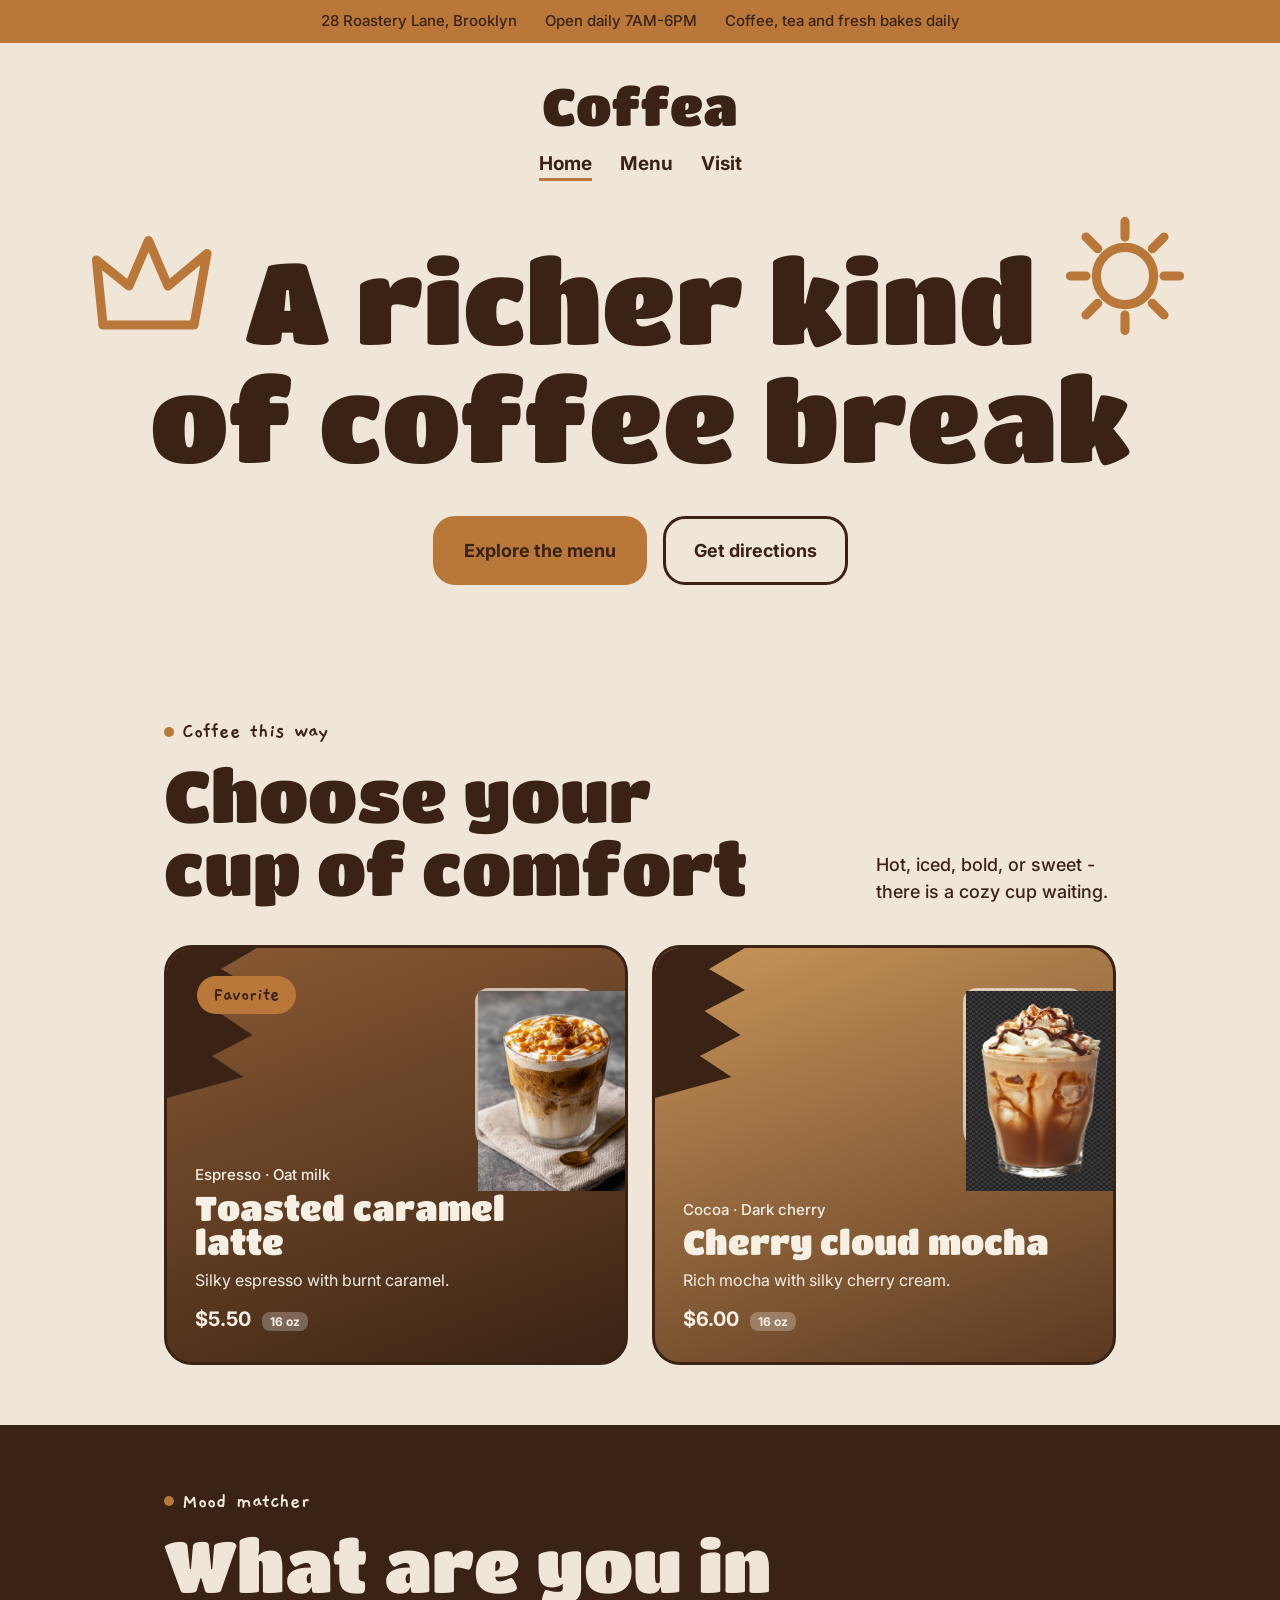
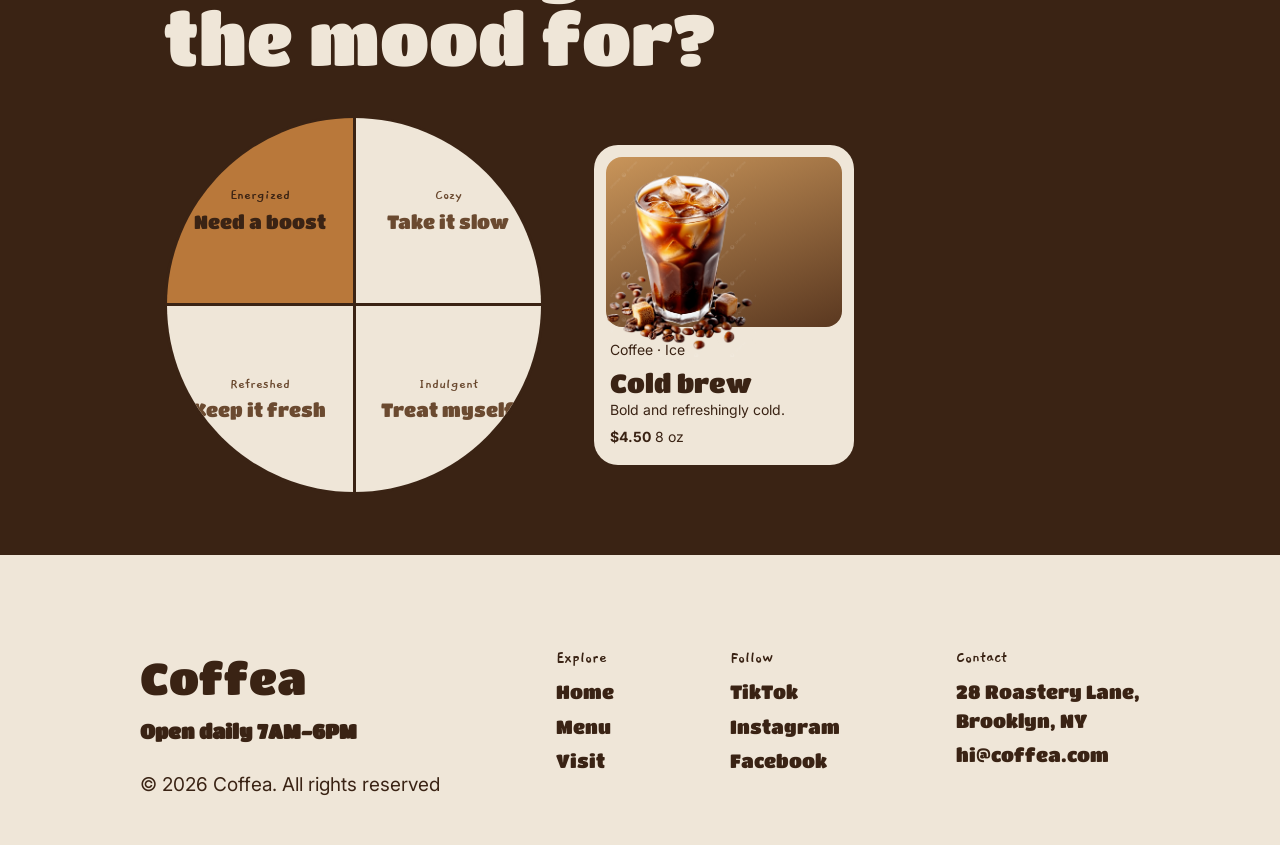
<file: index.html>
<!DOCTYPE html>
<html lang="en">

<head>
    <meta charset="utf-8">
    <meta name="viewport" content="width=device-width,initial-scale=1">
    <title>Coffea - Home</title>
    <link rel="stylesheet" href="styles.css">
</head>

<body>
    <div class="topbar"><span>28 Roastery Lane, Brooklyn</span><span>Open daily 7AM-6PM</span><span>Coffee, tea and
            fresh bakes daily</span></div>
    <header><a class="logo" href="index.html">Coffea</a>
        <nav><a href="index.html" class="on">Home</a><a href="menu.html" class="">Menu</a><a href="visit.html"
                class="">Visit</a></nav>
    </header>
    <section class="hero"><svg class="doodle d1" viewBox="0 0 100 100">
            <path d="M10 80 L5 30 L30 50 L45 15 L60 50 L90 25 L80 80 Z" />
        </svg>
        <svg class="doodle d2" viewBox="0 0 100 100">
            <circle cx="50" cy="50" r="22" />
            <path d="M50 8v12M50 80v12M8 50h12M80 50h12M20 20l9 9M71 71l9 9M80 20l-9 9M29 71l-9 9" />
        </svg>
        <h1>A richer kind<br>of coffee break</h1>
        <div class="btns"><a class="btn" href="menu.html">Explore the menu</a><a class="btn o" href="visit.html">Get
                directions</a></div>
    </section>
    <section class="wrap">
        <div class="eyebrow hand">Coffee this way</div>
        <div class="sechead">
            <h2>Choose your<br>cup of comfort</h2>
            <p>Hot, iced, bold, or sweet - there is a cozy cup waiting.</p>
        </div>
        <div class="cards">
            <div class="card"><span class="tag hand">Favorite</span>
                <div class="cup">
                    <img src="caramel_latte.png" width="150" height="200" alt="Toasted caramel latte" />
                </div><small>Espresso &middot; Oat milk</small>
                <h3>Toasted caramel latte</h3>
                <p>Silky espresso with burnt caramel.</p>
                <div class="price">$5.50 <i>16 oz</i></div>
            </div>
            <div class="card b">
                <div class="cup">
                    <img src="cherry_mocha.jpg" width="150" height="200" alt="Cherry cloud mocha" />
                </div><small>Cocoa &middot; Dark cherry</small>
                <h3>Cherry cloud mocha</h3>
                <p>Rich mocha with silky cherry cream.</p>
                <div class="price">$6.00 <i>16 oz</i></div>
            </div>
        </div>
    </section>
    <section class="dark">
        <div class="wrap">
            <div class="eyebrow hand">Mood matcher</div>
            <div class="sechead">
                <h2>What are you in<br>the mood for?</h2>
            </div>
            <div class="mood">
                <div class="wheel">
                    <div class="hot"><span>Energized</span>Need a boost</div>
                    <div><span>Cozy</span>Take it slow</div>
                    <div><span>Refreshed</span>Keep it fresh</div>
                    <div><span>Indulgent</span>Treat myself</div>
                </div>
                <div class="pick">
                    <div class="img">
                        <img src="cold_brew.png" alt="Cold brew" width="150" height="200"/>
                    </div>
                    <p style="margin-top:12px">Coffee &middot; Ice</p>
                    <h3>Cold brew</h3>
                    <p>Bold and refreshingly cold.</p>
                    <p><b>$4.50</b> 8 oz</p>
                </div>
            </div>
        </div>
    </section>
    <footer>
        <div class="fin">
            <div><a href="index.html" style="font-size:44px">Coffea</a>
                <p class="hand" style="font-size:20px">Open daily 7AM-6PM</p>
                <p class="fine" style="font-family:Inter">&copy; 2026 Coffea. All rights reserved</p>
            </div>
            <div>
                <h4>Explore</h4><a href="index.html">Home</a><a href="menu.html">Menu</a><a href="visit.html">Visit</a>
            </div>
            <div>
                <h4>Follow</h4><a href="#">TikTok</a><a href="#">Instagram</a><a href="#">Facebook</a>
            </div>
            <div>
                <h4>Contact</h4>
                <p>28 Roastery Lane,<br>Brooklyn, NY</p>
                <p>hi@coffea.com</p>
            </div>
        </div>
    </footer>
</body>

</html>
</file>
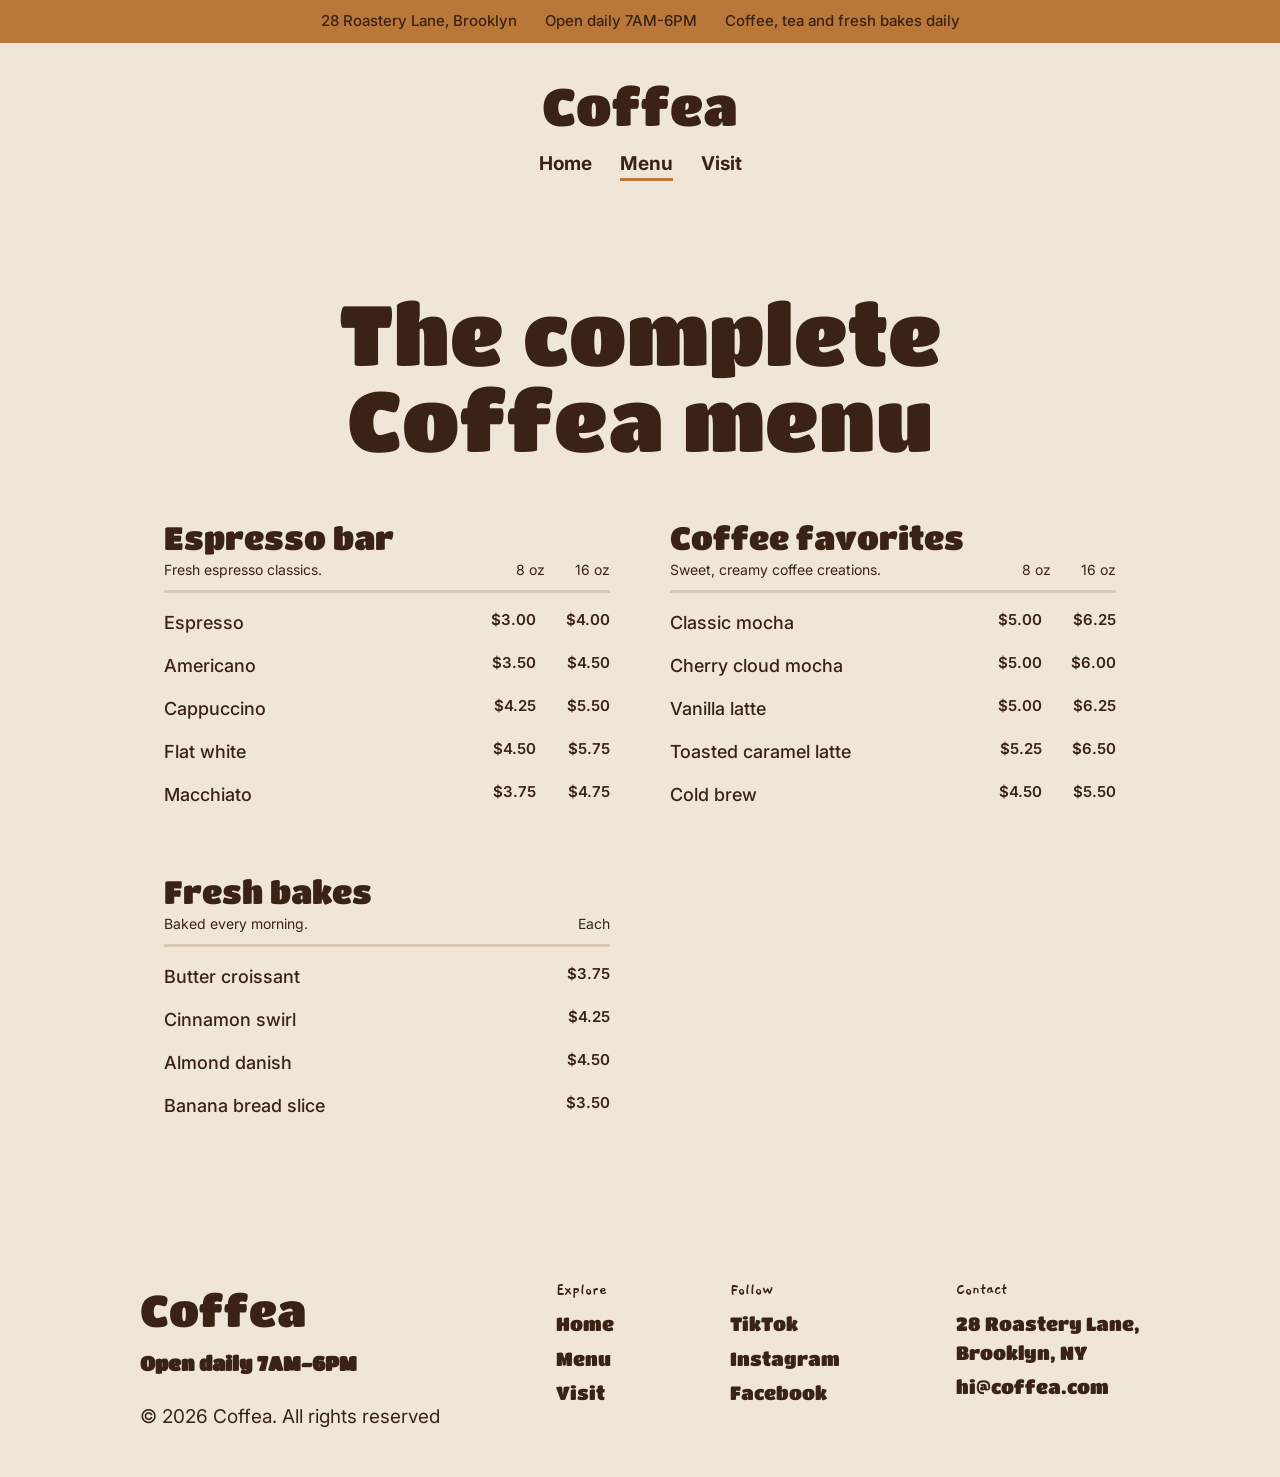
<file: menu.html>
<!DOCTYPE html>
<html lang="en">

<head>
    <meta charset="utf-8">
    <meta name="viewport" content="width=device-width,initial-scale=1">
    <title>Coffea - Menu</title>
    <link rel="stylesheet" href="styles.css">
</head>

<body>
    <div class="topbar"><span>28 Roastery Lane, Brooklyn</span><span>Open daily 7AM-6PM</span><span>Coffee, tea and
            fresh bakes daily</span></div>
    <header><a class="logo" href="index.html">Coffea</a>
        <nav><a href="index.html" class="">Home</a><a href="menu.html" class="on">Menu</a><a href="visit.html"
                class="">Visit</a></nav>
    </header>
    <main class="wrap">
        <h1 class="menu-title">The complete<br>Coffea menu</h1>
        <div class="menu-grid">
            <section>
                <h2>Espresso bar</h2>
                <div class="mh"><span>Fresh espresso classics.</span><span><span>8 oz</span><span>16 oz</span></span>
                </div>
                <div class="row"><span>Espresso</span><span><b>$3.00</b><b>$4.00</b></span></div>
                <div class="row"><span>Americano</span><span><b>$3.50</b><b>$4.50</b></span></div>
                <div class="row"><span>Cappuccino</span><span><b>$4.25</b><b>$5.50</b></span></div>
                <div class="row"><span>Flat white</span><span><b>$4.50</b><b>$5.75</b></span></div>
                <div class="row"><span>Macchiato</span><span><b>$3.75</b><b>$4.75</b></span></div>
            </section>
            <section>
                <h2>Coffee favorites</h2>
                <div class="mh"><span>Sweet, creamy coffee creations.</span><span><span>8 oz</span><span>16
                            oz</span></span></div>
                <div class="row"><span>Classic mocha</span><span><b>$5.00</b><b>$6.25</b></span></div>
                <div class="row"><span>Cherry cloud mocha</span><span><b>$5.00</b><b>$6.00</b></span></div>
                <div class="row"><span>Vanilla latte</span><span><b>$5.00</b><b>$6.25</b></span></div>
                <div class="row"><span>Toasted caramel latte</span><span><b>$5.25</b><b>$6.50</b></span></div>
                <div class="row"><span>Cold brew</span><span><b>$4.50</b><b>$5.50</b></span></div>
            </section>
            <section>
                <h2>Fresh bakes</h2>
                <div class="mh"><span>Baked every morning.</span><span><span>Each</span></span></div>
                <div class="row"><span>Butter croissant</span><span><b>$3.75</b></span></div>
                <div class="row"><span>Cinnamon swirl</span><span><b>$4.25</b></span></div>
                <div class="row"><span>Almond danish</span><span><b>$4.50</b></span></div>
                <div class="row"><span>Banana bread slice</span><span><b>$3.50</b></span></div>
            </section>
        </div>
    </main>
    <footer>
        <div class="fin">
            <div><a href="index.html" style="font-size:44px">Coffea</a>
                <p class="hand" style="font-size:20px">Open daily 7AM-6PM</p>
                <p class="fine" style="font-family:Inter">&copy; 2026 Coffea. All rights reserved</p>
            </div>
            <div>
                <h4>Explore</h4><a href="index.html">Home</a><a href="menu.html">Menu</a><a href="visit.html">Visit</a>
            </div>
            <div>
                <h4>Follow</h4><a href="#">TikTok</a><a href="#">Instagram</a><a href="#">Facebook</a>
            </div>
            <div>
                <h4>Contact</h4>
                <p>28 Roastery Lane,<br>Brooklyn, NY</p>
                <p>hi@coffea.com</p>
            </div>
        </div>
    </footer>
</body>

</html>
</file>
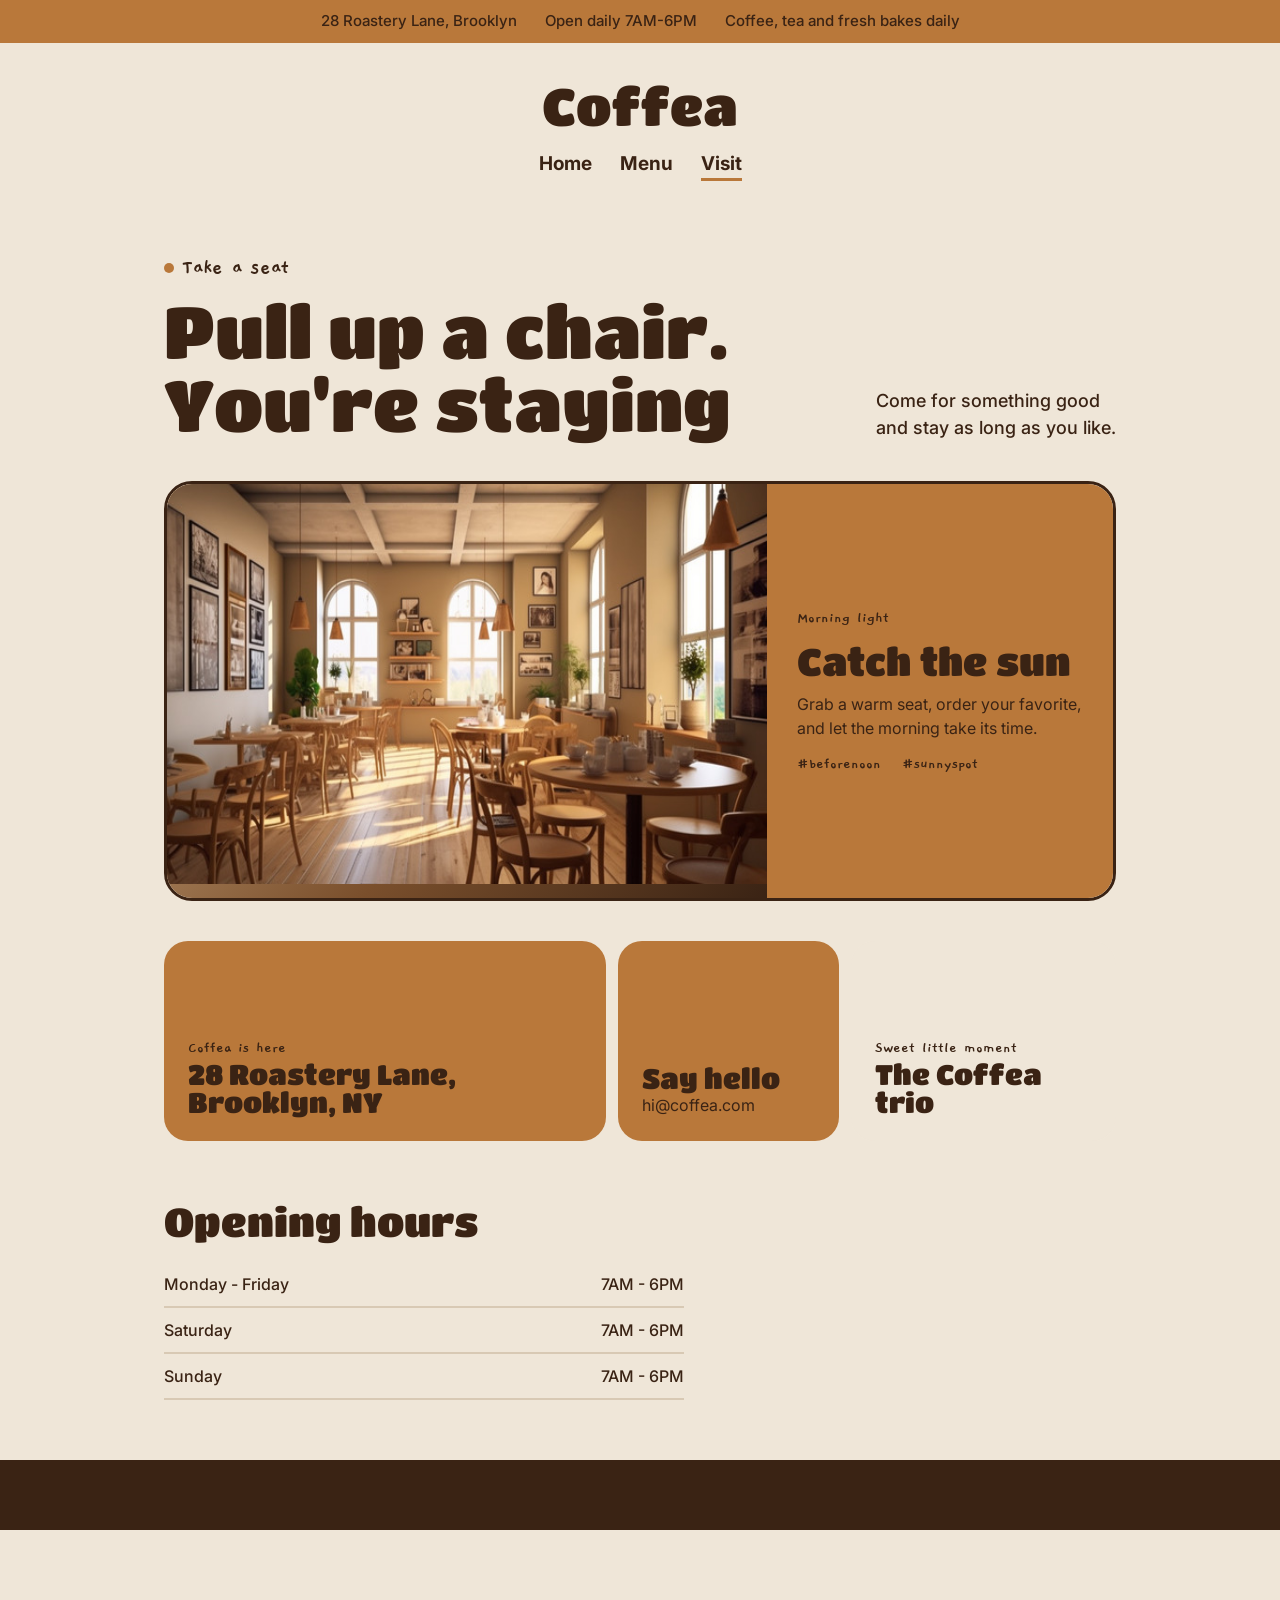
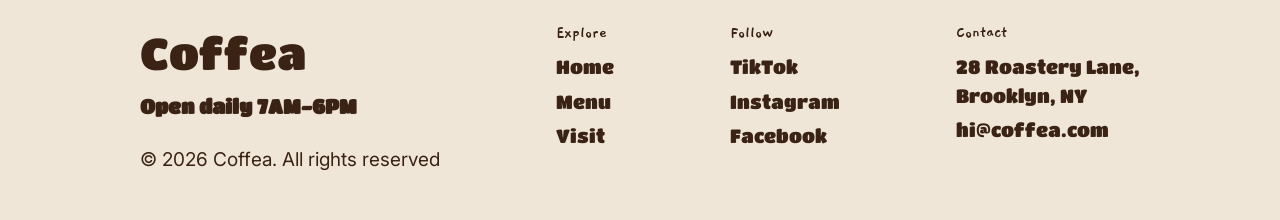
<file: visit.html>
<!DOCTYPE html>
<html lang="en">

<head>
    <meta charset="utf-8">
    <meta name="viewport" content="width=device-width,initial-scale=1">
    <title>Coffea - Visit</title>
    <link rel="stylesheet" href="styles.css">
</head>

<body>
    <div class="topbar"><span>28 Roastery Lane, Brooklyn</span><span>Open daily 7AM-6PM</span><span>Coffee, tea and
            fresh bakes daily</span></div>
    <header><a class="logo" href="index.html">Coffea</a>
        <nav><a href="index.html" class="">Home</a><a href="menu.html" class="">Menu</a><a href="visit.html"
                class="on">Visit</a></nav>
    </header>
    <main class="wrap">
        <div class="eyebrow hand">Take a seat</div>
        <div class="sechead">
            <h2>Pull up a chair.<br>You're staying</h2>
            <p>Come for something good and stay as long as you like.</p>
        </div>
        <div class="seat">
            <div class="photo">
                <img src="cafe.jpg" alt="cafe interior" width="600" height="400">
            </div>
            <div class="side"><span class="hand">Morning light</span>
                <h3>Catch the sun</h3>
                <p>Grab a warm seat, order your favorite, and let the morning take its time.</p><span
                    class="hand">#beforenoon &nbsp; #sunnyspot</span>
            </div>
        </div>
        <div class="tiles">
            <div class="tile a"><span class="hand">Coffea is here</span>
                <h3>28 Roastery Lane,<br>Brooklyn, NY</h3>
            </div>
            <div class="tile a">
                <h3>Say hello</h3>
                <p>hi@coffea.com</p>
            </div>
            <div class="tile"><span class="hand">Sweet little moment</span>
                <h3>The Coffea trio</h3>
            </div>
        </div>
        <h2 style="font-size:40px;margin-top:60px">Opening hours</h2>
        <div class="hours">
            <div><span>Monday - Friday</span><span>7AM - 6PM</span></div>
            <div><span>Saturday</span><span>7AM - 6PM</span></div>
            <div><span>Sunday</span><span>7AM - 6PM</span></div>
        </div>
    </main>
    <div class="dark" style="height:70px"></div>
    <footer>
        <div class="fin">
            <div><a href="index.html" style="font-size:44px">Coffea</a>
                <p class="hand" style="font-size:20px">Open daily 7AM-6PM</p>
                <p class="fine" style="font-family:Inter">&copy; 2026 Coffea. All rights reserved</p>
            </div>
            <div>
                <h4>Explore</h4><a href="index.html">Home</a><a href="menu.html">Menu</a><a href="visit.html">Visit</a>
            </div>
            <div>
                <h4>Follow</h4><a href="#">TikTok</a><a href="#">Instagram</a><a href="#">Facebook</a>
            </div>
            <div>
                <h4>Contact</h4>
                <p>28 Roastery Lane,<br>Brooklyn, NY</p>
                <p>hi@coffea.com</p>
            </div>
        </div>
    </footer>
</body>

</html>
</file>
<file: styles.css>
@import url('https://fonts.googleapis.com/css2?family=Titan+One&family=Inter:wght@400;500;600;700&family=Gaegu:wght@400;700&display=swap');
:root{--dark:#3a2314;--accent:#b9783a;--cream:#efe6d8;--card:#f6efe4;--mid:#6b4a30}
*{box-sizing:border-box;margin:0;padding:0}
body{background:var(--cream);color:var(--dark);font-family:'Inter',Arial,sans-serif;line-height:1.5}
a{color:inherit;text-decoration:none}
h1,h2,h3,.logo{font-family:'Titan One','Arial Black',sans-serif;font-weight:400;line-height:1.02}
.hand{font-family:'Gaegu',cursive;font-weight:700}
.topbar{background:var(--accent);text-align:center;padding:10px 16px;font-weight:500;font-size:15px}
.topbar span{margin:0 14px}
header{text-align:center;padding:36px 20px 10px}
.logo{font-size:52px;display:inline-block}
nav{margin-top:18px;display:flex;justify-content:center;gap:28px;font-weight:700;font-size:19px}
nav a.on{border-bottom:3px solid var(--accent)}
.hero{position:relative;text-align:center;padding:50px 20px 70px;max-width:1100px;margin:0 auto}
.hero h1{font-size:clamp(52px,9vw,120px)}
.btns{margin-top:40px;display:flex;gap:16px;justify-content:center;flex-wrap:wrap}
.btn{padding:18px 28px;border-radius:22px;font-weight:700;font-size:18px;background:var(--accent);border:3px solid var(--accent)}
.btn.o{background:transparent;border-color:var(--dark)}
.doodle{position:absolute;width:130px;stroke:var(--accent);fill:none;stroke-width:7;stroke-linecap:round;stroke-linejoin:round}
.d1{left:0;top:30px}.d2{right:0;top:20px}
.wrap{max-width:1000px;margin:0 auto;padding:60px 24px}
.eyebrow{font-size:22px;display:flex;align-items:center;gap:8px;margin-bottom:10px}
.eyebrow:before{content:"";width:10px;height:10px;border-radius:50%;background:var(--accent)}
.sechead{display:flex;justify-content:space-between;align-items:flex-end;gap:24px;flex-wrap:wrap;margin-bottom:40px}
.sechead h2{font-size:clamp(40px,6vw,72px)}
.sechead p{max-width:240px;font-weight:500;font-size:18px}
.cards{display:grid;grid-template-columns:repeat(auto-fit,minmax(280px,1fr));gap:24px}
.card{border:3px solid var(--dark);border-radius:28px;overflow:hidden;min-height:420px;position:relative;display:flex;flex-direction:column;justify-content:flex-end;padding:28px;color:#f6efe4;background:linear-gradient(160deg,#8a5a34,var(--dark))}
.card.b{background:linear-gradient(160deg,#c9955a,#5a3820)}
.card.c{background:linear-gradient(160deg,#a87646,#2f1b0f)}
.card:before{content:"";position:absolute;top:0;left:0;width:90px;height:150px;background:var(--dark);clip-path:polygon(0 0,100% 0,60% 14%,100% 28%,55% 42%,95% 58%,50% 72%,85% 86%,0 100%)}
.tag{position:absolute;top:28px;left:30px;background:var(--accent);color:var(--dark);padding:4px 16px;border-radius:20px;font-size:20px;z-index:1}
.cup{position:absolute;right:30px;top:40px;width:120px;height:170px;border-radius:14px 14px 30px 30px;background:rgba(246,239,228,.25);border:3px solid rgba(246,239,228,.6)}
.card small{font-size:15px;font-weight:500}
.card h3{font-size:34px;margin:4px 0 8px}
.price{font-weight:700;font-size:20px;margin-top:12px}
.price i{font-style:normal;font-size:12px;background:rgba(255,255,255,.25);padding:2px 8px;border-radius:8px;margin-left:6px}
.dark{background:var(--dark);color:var(--cream)}
.mood{display:flex;gap:50px;align-items:center;flex-wrap:wrap}
.wheel{width:380px;height:380px;border-radius:50%;overflow:hidden;display:grid;grid-template-columns:1fr 1fr;gap:3px;background:var(--dark);border:3px solid var(--dark);position:relative}
.wheel div{background:var(--cream);color:var(--mid);display:flex;flex-direction:column;align-items:center;justify-content:center;font-family:'Titan One',sans-serif;font-size:19px;text-align:center;padding:20px}
.wheel div span{font-family:'Gaegu',cursive;font-weight:700;font-size:15px}
.wheel .hot{background:var(--accent);color:var(--dark)}
.pick{background:var(--cream);color:var(--dark);border-radius:24px;padding:12px;width:260px}
.pick .img{height:170px;border-radius:16px;background:linear-gradient(160deg,#c9955a,#5a3820)}
.pick h3{font-size:26px;margin:10px 4px 2px}.pick p{margin:0 4px 6px;font-size:14px}
.menu-title{text-align:center;font-size:clamp(46px,7vw,84px);padding:40px 0 60px}
.menu-grid{display:grid;grid-template-columns:repeat(auto-fit,minmax(300px,1fr));gap:60px}
.menu-grid h2{font-size:32px}
.mh{display:flex;justify-content:space-between;border-bottom:3px solid #d8c9b4;padding:4px 0 10px;margin-bottom:8px;font-size:14px}
.mh span:last-child{display:flex;gap:30px}
.row{display:flex;justify-content:space-between;padding:8px 0;font-size:18px;font-weight:500}
.row span:last-child{display:flex;gap:26px;font-size:15px;font-weight:600}
.row b{width:48px;text-align:right;font-weight:600}
.seat{display:grid;grid-template-columns:1.4fr 1fr;border:3px solid var(--dark);border-radius:28px;overflow:hidden;min-height:420px}
.seat .photo{background:linear-gradient(135deg,#d9b88f,#7a4f2c 60%,#3a2314)}
.seat .side{background:var(--accent);padding:30px;display:flex;flex-direction:column;justify-content:center;gap:12px}
.seat h3{font-size:38px}
.tiles{display:grid;grid-template-columns:2fr 1fr 1.2fr;gap:12px;margin-top:40px}
.tile{border-radius:24px;padding:24px;min-height:200px;background:var(--cream);color:var(--dark);display:flex;flex-direction:column;justify-content:flex-end}
.tile.a{background:var(--accent)}.tile h3{font-size:28px}
.hours{width:100%;max-width:520px;margin-top:20px}
.hours div{display:flex;justify-content:space-between;padding:10px 0;border-bottom:2px solid #d8c9b4;font-weight:500}
footer{position:relative;padding:90px 24px 40px;background:var(--cream)}

.fin{max-width:1000px;margin:0 auto;display:flex;justify-content:space-between;gap:40px;flex-wrap:wrap}
.fin h4{font-family:'Gaegu',cursive;font-size:17px;margin-bottom:8px}
.fin a,.fin p{display:block;font-family:'Titan One',sans-serif;font-size:19px;margin-bottom:6px}
.fine{font-size:13px;margin-top:24px}
@media(max-width:700px){.seat{grid-template-columns:1fr}.tiles{grid-template-columns:1fr}.doodle{display:none}.wheel{width:300px;height:300px}}
</file>
